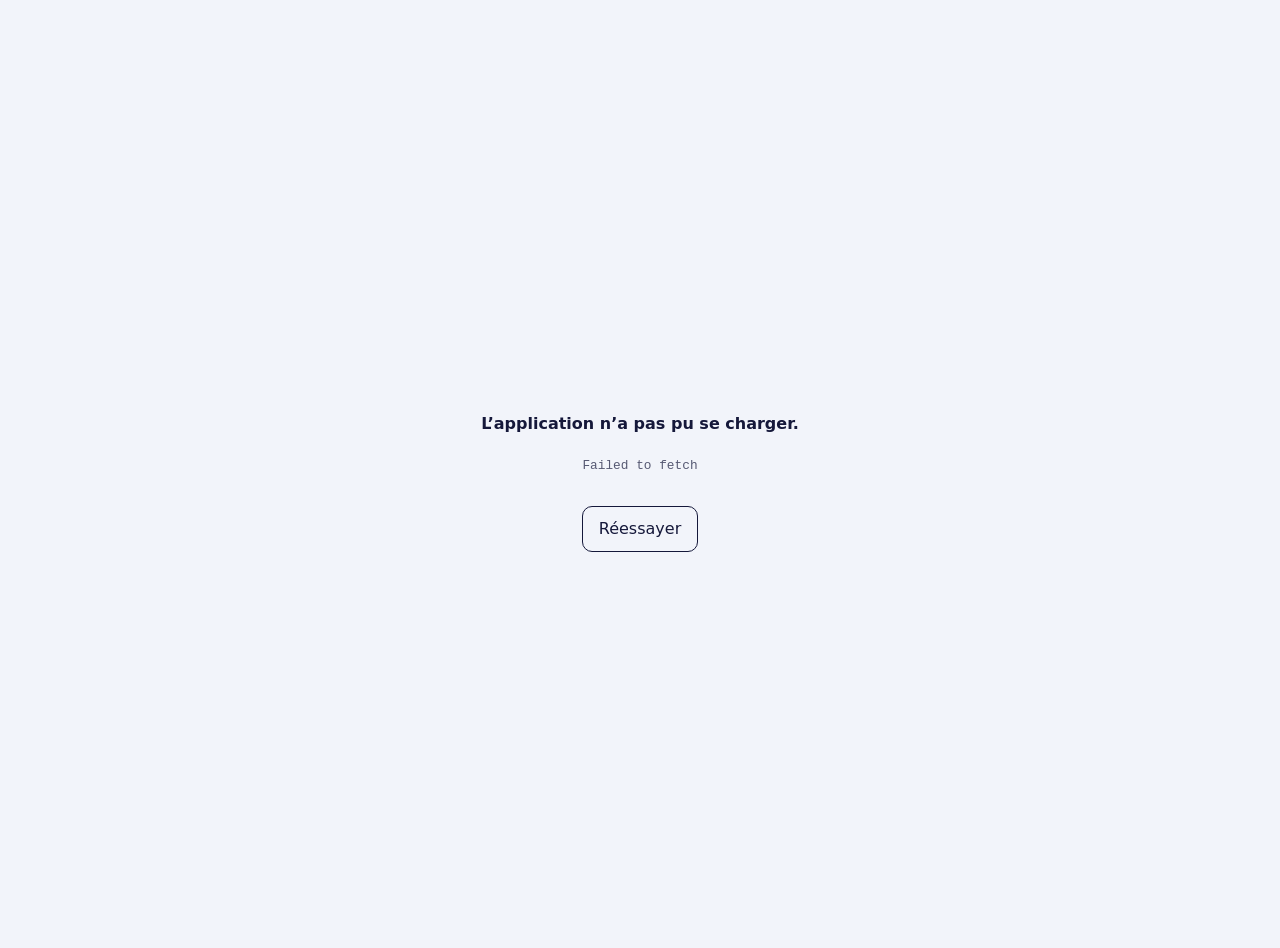
<file: index.html>
<!DOCTYPE html>
<html lang="fr">
<head>
<meta charset="utf-8">
<meta name="viewport" content="width=device-width, initial-scale=1, viewport-fit=cover">
<title>Stats TikTok</title>
<meta name="theme-color" content="#15183A">
<meta name="apple-mobile-web-app-capable" content="yes">
<meta name="apple-mobile-web-app-status-bar-style" content="black-translucent">
<meta name="apple-mobile-web-app-title" content="Stats FAM">
<link rel="manifest" href="manifest.webmanifest">
<link rel="icon" href="icon-192.png">
<link rel="apple-touch-icon" href="apple-touch-icon.png">
<style>
html,body{height:100%}
body{margin:0;background:#F2F4FA;color:#15183A;font:16px/1.5 system-ui,-apple-system,"Segoe UI",sans-serif;display:grid;place-items:center;text-align:center;padding:24px}
@media (prefers-color-scheme:dark){body{background:#0F1128;color:#ECEEFA}}
.sp{width:34px;height:34px;border-radius:50%;border:3px solid rgba(128,128,160,.3);border-top-color:#B9F650;animation:t .8s linear infinite;margin:0 auto 14px}
@keyframes t{to{transform:rotate(360deg)}}
@media (prefers-reduced-motion:reduce){.sp{animation:none}}
button{font:inherit;padding:10px 16px;border-radius:10px;border:1px solid currentColor;background:none;color:inherit;cursor:pointer;margin-top:14px}
code{font-size:.8rem;opacity:.7;word-break:break-all}
</style>
</head>
<body>
<div id="boot"><div class="sp"></div><p>Chargement de l'application…</p></div>
<script>
(function(){
var BASE="https://mtxhuocwxvzntaomgvny.supabase.co";
var KEY="sb_publishable_4sroySYTlDwVI2qhQnUeMw_Bp1j_aKh";

/* Navigation par outil : la fiche d'un compte est decoupee en cinq sections
   au lieu d'un seul long defilement. Injecte ici pour rester maitrisable par git. */
var EXTRA_CSS = [
".secnav{position:sticky;top:calc(env(safe-area-inset-top,0px) + 58px);z-index:4;box-shadow:0 6px 18px rgba(0,0,0,.10)}",
".secnav button{flex:0 0 auto;font-size:.92rem;padding:9px 15px}",
"@media (min-width:980px){.secnav{flex-wrap:wrap;justify-content:center}}",
""].join("\n");

var EXTRA_JS = [
'const SECTIONS=[["resume","Resume"],["conseil","Conseiller"],["plan","Quand publier"],["contenu","Ce qui marche"],["ia","IA et viralite"],["videos","Videos"]];',
'const SECLABEL={resume:"R\\u00e9sum\\u00e9",conseil:"Conseiller",plan:"Quand publier",contenu:"Ce qui marche",ia:"IA et viralit\\u00e9",videos:"Vid\\u00e9os"};',
'let SEC="resume";',
'function sectionOf(el){',
'var t=(el.textContent||"").slice(0,320);',
'if(el.classList.contains("kpis"))return "resume";',
'if(/Sant\\u00e9 du compte/.test(t))return "resume";',
'if(/sur ton t\\u00e9l\\u00e9phone|cran d.accueil/.test(t))return "resume";',
'if(/Ton plan de publication/.test(t))return "plan";',
'if(/Meilleur cr\\u00e9neau|Quand publier/.test(t))return "plan";',
'if(/volution/.test(t))return "plan";',
'if(/Hashtags qui performent/.test(t))return "contenu";',
'if(/Top 5/.test(t))return "contenu";',
'if(el.classList.contains("dims"))return "contenu";',
'if(/Discipline du compte/.test(t))return "ia";',
'if(/Comparaison avec la niche/.test(t))return "ia";',
'if(/Devenir viral/.test(t))return "ia";',
'if(/G\\u00e9n\\u00e9rateur de textes/.test(t))return "ia";',
'if(/Rapport et plan/.test(t))return "ia";',
'if(/Toutes les vid\\u00e9os/.test(t))return "videos";',
'return null;}',
'var ADVMSGS=[];',
'function advEsc(t){return String(t).replace(/&/g,"&amp;").replace(/</g,"&lt;").replace(/>/g,"&gt;")}',
'function advRender(){',
'var log=document.getElementById("advLog");if(!log)return;',
'if(!ADVMSGS.length){log.innerHTML=\'<p class="small muted">Pose ta question. Le conseiller voit les chiffres de ce compte : ses cr\\u00e9neaux, ses dur\\u00e9es, sa port\\u00e9e, ses meilleures et moins bonnes vid\\u00e9os.</p>\';return}',
'log.innerHTML=ADVMSGS.map(function(m){',
'var moi=m.role==="user";',
'return \'<div style="margin:12px 0;\'+(moi?"text-align:right":"")+\'">\'+',
'\'<div style="display:inline-block;max-width:92%;text-align:left;padding:10px 13px;border-radius:14px;\'+',
'(moi?"background:var(--pink);color:#fff":"background:var(--cell)")+\'">\'+',
'(moi?\'<div style="white-space:pre-wrap">\'+advEsc(m.content)+\'</div>\':mdToHtml(m.content))+',
'\'</div></div>\'}).join("");',
'log.scrollTop=log.scrollHeight;}',
'async function advSend(q){',
'var ta=document.getElementById("advInput"),btn=document.getElementById("advSend");',
'q=(q||(ta?ta.value:"")).trim();if(!q)return;',
'if(ta)ta.value="";',
'ADVMSGS.push({role:"user",content:q});advRender();',
'if(btn){btn.disabled=true;btn.textContent="\\u2026"}',
'var log=document.getElementById("advLog");',
'if(log){log.insertAdjacentHTML("beforeend",\'<p class="small muted" id="advWait">Le conseiller r\\u00e9fl\\u00e9chit\\u2026</p>\');log.scrollTop=log.scrollHeight}',
'try{',
'var r=await fetch(API.replace(/\\/api$/,"/chat"),{method:"POST",headers:{"Content-Type":"application/json",Authorization:"Bearer "+(MODE==="me"?getCTok():getTok())},',
'body:JSON.stringify({client_id:CUR.client.id,messages:ADVMSGS})});',
'var d=await r.json().catch(function(){return{}});',
'if(!r.ok)throw new Error(d.error||("Erreur "+r.status));',
'ADVMSGS.push({role:"assistant",content:d.reply});advRender();',
'}catch(e){',
'var w=document.getElementById("advWait");',
'if(w)w.outerHTML=\'<p class="small" style="color:var(--bad)">\'+advEsc(e.message)+\'</p>\';',
'}finally{if(btn){btn.disabled=false;btn.textContent="Envoyer"}}}',
'function buildAdvisor(){',
'var d=document.createElement("div");',
'd.className="panel stack";',
'var sug=["Par quoi je commence cette semaine ?","Mon compte est-il brid\\u00e9 ?","Quel format je dois arr\\u00eater ?","Comment viser la mon\\u00e9tisation ?"];',
'd.innerHTML=\'<div><h2 style="font-size:1.3rem">Conseiller strat\\u00e9gie</h2>\'+',
'\'<p class="small muted" style="margin:.2rem 0 0">Expert r\\u00e9seaux sociaux, algorithmes et statistiques. Il a les chiffres de ce compte sous les yeux.</p></div>\'+',
'\'<div id="advLog" class="report" style="max-height:58vh;overflow-y:auto;padding-right:4px"></div>\'+',
'\'<div class="row">\'+sug.map(function(x){return \'<button class="chip" data-sug="\'+advEsc(x)+\'">\'+x+\'</button>\'}).join("")+\'</div>\'+',
'\'<textarea id="advInput" rows="2" placeholder="Ta question\\u2026" style="border:1px solid var(--line);background:var(--bg);border-radius:10px;padding:9px 10px;width:100%;font:inherit;color:inherit"></textarea>\'+',
'\'<div class="row"><button class="btn primary" id="advSend">Envoyer</button><button class="btn" id="advClear">Effacer</button></div>\';',
'setTimeout(function(){',
'advRender();',
'var b=d.querySelector("#advSend");if(b)b.onclick=function(){advSend()};',
'var c=d.querySelector("#advClear");if(c)c.onclick=function(){ADVMSGS=[];advRender()};',
'd.querySelectorAll("[data-sug]").forEach(function(x){x.onclick=function(){advSend(x.dataset.sug)}});',
'var t=d.querySelector("#advInput");',
'if(t)t.onkeydown=function(e){if(e.key==="Enter"&&(e.metaKey||e.ctrlKey)){e.preventDefault();advSend()}};',
'},0);',
'return d;}',
'function installSections(){',
'var wrap=document.querySelector("#view > .stack")||document.querySelector(".wrap > .stack");',
'if(!wrap)return;',
'var kids=Array.prototype.slice.call(wrap.children);',
'if(kids.length<6)return;',
'if(wrap.querySelector(".secnav"))return;',
'var map=kids.map(function(el,i){return i<3?null:sectionOf(el)});',
'if(map.filter(function(s){return s}).length<3)return;',
'var nav=document.createElement("nav");',
'nav.className="tabs secnav";nav.setAttribute("role","tablist");',
'nav.innerHTML=SECTIONS.map(function(p){return \'<button role="tab" data-sec="\'+p[0]+\'">\'+SECLABEL[p[0]]+\'</button>\'}).join("");',
'var adv=buildAdvisor();wrap.appendChild(adv);kids.push(adv);map.push("conseil");',
'wrap.insertBefore(nav,kids[3]);',
'function apply(){',
'kids.forEach(function(el,i){var s=map[i];if(s)el.style.display=(s===SEC)?"":"none"});',
'nav.querySelectorAll("[data-sec]").forEach(function(b){b.setAttribute("aria-selected",String(b.dataset.sec===SEC))});}',
'nav.querySelectorAll("[data-sec]").forEach(function(b){b.onclick=function(){SEC=b.dataset.sec;apply();window.scrollTo({top:0,behavior:"smooth"})}});',
'apply();}',
''].join("\n");

function patch(html){
  var n=0;
  /* La cle IA accepte desormais Anthropic ou Google Gemini, dont l'offre gratuite suffit. */
  html=html.split("Rapports IA (optionnel)").join("Rapports et textes IA");
  html=html.split("Cr\u00e9e une cl\u00e9 sur").join("Gratuit avec Google Gemini : cr\u00e9e une cl\u00e9 sur <a href=\"https://aistudio.google.com/apikey\" target=\"_blank\" rel=\"noopener\">aistudio.google.com</a> (sans carte bancaire). Sinon, cl\u00e9 payante sur");
  html=html.split("Cl\u00e9 API Anthropic").join("Cl\u00e9 API (Google Gemini ou Anthropic)");
  html=html.split('placeholder="sk-ant-\u2026"').join('placeholder="AIza\u2026 ou sk-ant-\u2026"');
  html=html.split("ajoute une cl\u00e9 API Anthropic dans R\u00e9glages").join("ajoute une cl\u00e9 API gratuite Google Gemini dans R\u00e9glages");
  html=html.split("Ajoute d'abord ta cl\u00e9 API Anthropic").join("Ajoute d'abord une cl\u00e9 API dans R\u00e9glages");
  if(html.indexOf(".notice{border-left")>=0){html=html.replace(".notice{border-left",EXTRA_CSS+".notice{border-left");n++}
  if(html.indexOf('let CUR=null, metric="views";')>=0){html=html.replace('let CUR=null, metric="views";',EXTRA_JS+'let CUR=null, metric="views";');n++}
  if(html.indexOf("bindPage();bindClient();bindInstall();")>=0){
    html=html.split("bindPage();bindClient();bindInstall();").join("bindPage();bindClient();bindInstall();try{installSections()}catch(e){}");n++}
  return n===3?html:html;
}
function fail(m){
  document.getElementById("boot").innerHTML=
   '<p><strong>L’application n’a pas pu se charger.</strong></p><p><code>'+String(m).replace(/</g,"&lt;")+'</code></p>'+
   '<button onclick="location.reload()">Réessayer</button>';
}
fetch(BASE+"/rest/v1/site_public?select=html&id=eq.1",{headers:{apikey:KEY,Authorization:"Bearer "+KEY,Accept:"application/json"}})
.then(function(r){if(!r.ok)throw new Error("HTTP "+r.status);return r.json()})
.then(function(rows){
  var html=rows&&rows[0]&&rows[0].html;
  if(!html)throw new Error("page vide");
  document.open();document.write(patch(html));document.close();
})
.catch(function(e){fail(e.message||e)});
})();
</script>
</body>
</html>
</file>
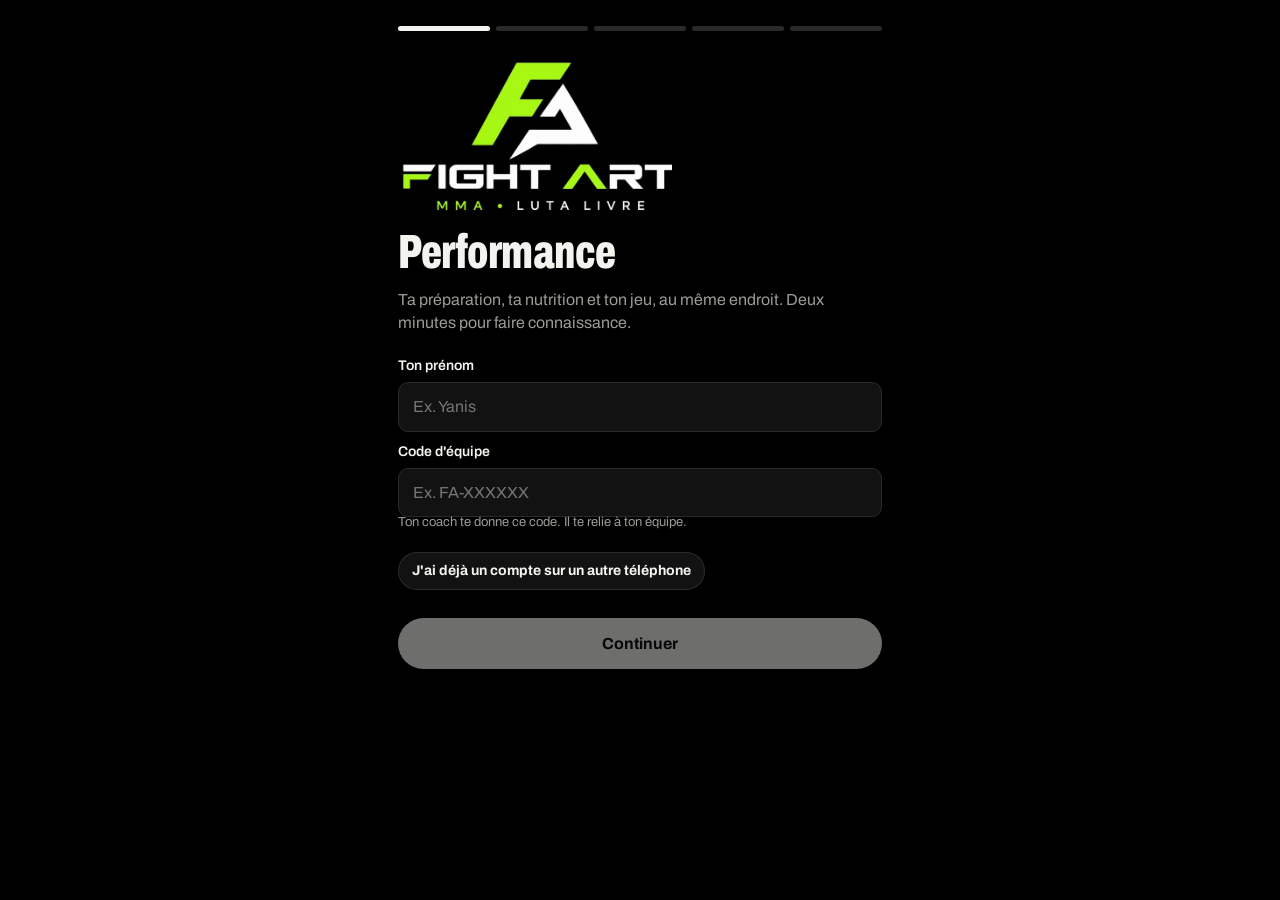
<file: fight-art/index.html>
<!doctype html>
<html lang="fr">
<head>
<meta charset="utf-8">
<meta name="viewport" content="width=device-width,initial-scale=1,viewport-fit=cover">
<title>Fight Art Performance</title>
<meta name="description" content="Préparation, nutrition et Fight IQ des fighters du club FIGHT ART.">
<meta name="theme-color" content="#000000">
<meta name="apple-mobile-web-app-capable" content="yes">
<meta name="mobile-web-app-capable" content="yes">
<meta name="apple-mobile-web-app-status-bar-style" content="black-translucent">
<meta name="apple-mobile-web-app-title" content="Fight Art">
<link rel="manifest" href="manifest.webmanifest">
<link rel="icon" href="icons/icon-192.png">
<link rel="apple-touch-icon" href="icons/apple-touch-icon.png">
<link rel="preload" href="fonts/archivo.ttf" as="font" type="font/ttf" crossorigin>
<link rel="stylesheet" href="css/app.css">
</head>
<body>
<div id="app" aria-live="polite"></div>
<div id="sheet-root"></div>
<div id="toast" role="status"></div>
<script type="module" src="js/app.js"></script>
<script>
  // Filet de sécurité : si l'appli ne démarre pas (mise à jour incomplète), on propose de la recharger proprement.
  setTimeout(function () {
    if (window.FAP_BOOTED) return;
    var app = document.getElementById("app");
    app.innerHTML = '<div style="padding:40px 20px;text-align:center"><p style="font-size:18px;font-weight:700">L\'appli se met à jour</p><p style="color:#9A9C96">Touche le bouton pour terminer la mise à jour. Tes données ne sont pas effacées.</p><button id="fap-fix" style="margin-top:16px;padding:14px 22px;border-radius:999px;border:0;background:#B8F34B;font-weight:700;font-size:16px">Recharger l\'appli</button></div>';
    document.getElementById("fap-fix").onclick = function () {
      var done = function () { location.replace(location.pathname + "?v=" + Date.now()); };
      Promise.all([
        navigator.serviceWorker ? navigator.serviceWorker.getRegistrations().then(function (rs) { return Promise.all(rs.map(function (r) { return r.unregister(); })); }) : null,
        window.caches ? caches.keys().then(function (ks) { return Promise.all(ks.map(function (k) { return caches.delete(k); })); }) : null,
      ]).then(done, done);
    };
  }, 6000);
</script>
</body>
</html>
</file>
<file: fight-art/css/app.css>
@font-face {
  font-family: "Archivo";
  src: url("../fonts/archivo.ttf") format("truetype");
  font-weight: 100 900;
  font-stretch: 62% 125%;
  font-display: swap;
}

:root {
  /* Marque FIGHT ART : noir et vert lime. Un seul thème, assumé. */
  --concrete: #000000;
  --surface: #121212;
  --surface-2: #1D1D1D;
  --ink: #F3F4EF;
  --muted: #9A9C96;
  --line: #2A2B28;
  --tape: #B8F34B;
  --tape-ink: #0A0A0A;
  --mat: #B8F34B;
  --good: #5CCB7E;
  --warn: #F0A23B;
  --bad: #F2604B;
  --shadow-sheet: 0 -12px 40px rgba(0, 0, 0, .7);
  --r-lg: 20px;
  --r-md: 14px;
  --r-sm: 10px;
  --pad: 18px;
  --tabbar: 64px;
  --safe-b: env(safe-area-inset-bottom, 0px);
  --safe-t: env(safe-area-inset-top, 0px);
  color-scheme: dark;
}

* { box-sizing: border-box; }
html { -webkit-text-size-adjust: 100%; }
body {
  margin: 0;
  background: var(--concrete);
  color: var(--ink);
  font-family: "Archivo", system-ui, -apple-system, sans-serif;
  font-size: 16px;
  line-height: 1.45;
  font-variation-settings: "wdth" 100;
  -webkit-font-smoothing: antialiased;
  -webkit-tap-highlight-color: transparent;
  overscroll-behavior-y: none;
}
button, input, select, textarea { font: inherit; color: inherit; }
button { cursor: pointer; }
:focus-visible { outline: 3px solid var(--mat); outline-offset: 2px; border-radius: 6px; }
img { max-width: 100%; display: block; }

/* ---------- type ---------- */
.display {
  font-stretch: 66%;
  font-variation-settings: "wdth" 66;
  font-weight: 820;
  letter-spacing: -0.01em;
  line-height: .95;
}
h1, h2, h3 { margin: 0; }
h1 { font-size: 40px; }
h2 { font-size: 26px; }
h3 { font-size: 18px; font-weight: 650; }
.h-sec {
  font-stretch: 70%;
  font-variation-settings: "wdth" 70;
  font-weight: 780;
  font-size: 22px;
  line-height: 1.05;
  margin: 28px 0 10px;
}
.muted { color: var(--muted); }
.small { font-size: 14px; }
.tiny { font-size: 12.5px; }
.num { font-variant-numeric: tabular-nums; }
p { margin: 0 0 10px; }

/* ---------- shell ---------- */
#app { min-height: 100dvh; }
.screen {
  max-width: 560px;
  margin: 0 auto;
  padding: calc(var(--safe-t) + 14px) var(--pad) calc(var(--tabbar) + var(--safe-b) + 28px);
}
.topbar {
  display: flex;
  align-items: center;
  justify-content: space-between;
  gap: 12px;
  margin-bottom: 14px;
}
.brand {
  display: flex; align-items: center; gap: 10px;
  font-weight: 760; font-stretch: 75%; font-variation-settings: "wdth" 75;
  font-size: 15px;
}
.brand-mark { width: 32px; height: 32px; border-radius: 8px; display: block; box-shadow: inset 0 0 0 1px var(--line); }
.onb-logo { display: block; width: min(280px, 80%); height: auto; margin: 4px 0 14px -6px; }
.avatar {
  width: 38px; height: 38px; border-radius: 50%;
  border: 0; background: var(--surface); color: var(--ink);
  font-weight: 700; display: grid; place-items: center;
  box-shadow: inset 0 0 0 1px var(--line);
}

/* tape: the one memorable element */
.tape {
  --tilt: -1.4deg;
  position: relative;
  display: block;
  background: var(--tape);
  color: var(--tape-ink);
  padding: 16px 20px 18px;
  transform: rotate(var(--tilt));
  margin: 10px -4px 22px;
  clip-path: polygon(0 4%, 2% 0, 5% 5%, 9% 1%, 13% 4%, 18% 0, 24% 3%, 31% 0, 38% 4%, 46% 1%, 53% 4%, 61% 0, 68% 3%, 76% 0, 83% 4%, 89% 1%, 95% 4%, 98% 0, 100% 3%, 100% 96%, 97% 100%, 93% 96%, 88% 100%, 82% 97%, 75% 100%, 68% 96%, 60% 100%, 52% 97%, 44% 100%, 37% 96%, 29% 100%, 22% 97%, 15% 100%, 9% 96%, 4% 100%, 0 97%);
}
.tape .tape-row { display: flex; align-items: flex-end; justify-content: space-between; gap: 12px; }
.tape .tape-date { font-size: 15px; font-weight: 600; }
.tape .tape-title { font-size: 34px; margin-top: 4px; }
.tape .tape-score { text-align: right; }
.tape .tape-score b { display: block; font-size: 56px; line-height: .85; }
.tape .tape-score span { font-size: 13px; font-weight: 600; }
.tape-small {
  --tilt: -1deg;
  display: inline-block;
  padding: 3px 10px 4px;
  background: var(--tape); color: var(--tape-ink);
  font-weight: 700; font-size: 13px;
  transform: rotate(var(--tilt));
  clip-path: polygon(0 8%, 4% 0, 12% 6%, 22% 0, 36% 5%, 52% 0, 66% 6%, 80% 0, 92% 5%, 100% 0, 100% 92%, 94% 100%, 82% 94%, 66% 100%, 50% 95%, 34% 100%, 20% 94%, 8% 100%, 0 94%);
}

/* tab bar */
.tabbar {
  position: fixed; left: 0; right: 0; bottom: 0; z-index: 30;
  height: calc(var(--tabbar) + var(--safe-b));
  padding-bottom: var(--safe-b);
  background: color-mix(in srgb, var(--surface) 92%, transparent);
  backdrop-filter: saturate(1.4) blur(14px);
  -webkit-backdrop-filter: saturate(1.4) blur(14px);
  border-top: 1px solid var(--line);
  display: flex; justify-content: center;
}
.tabbar-inner { display: grid; grid-template-columns: repeat(var(--tabs, 4), 1fr); width: 100%; max-width: 560px; }
.tab {
  border: 0; background: none; color: var(--muted);
  display: flex; flex-direction: column; align-items: center; justify-content: center; gap: 3px;
  font-size: 11.5px; font-weight: 600; position: relative;
}
.tab svg { width: 24px; height: 24px; }
.tab[aria-current="page"] { color: var(--ink); }
.tab[aria-current="page"]::before {
  content: ""; position: absolute; top: 6px; width: 34px; height: 30px; z-index: -1;
  background: var(--tape); transform: rotate(-3deg);
  clip-path: polygon(0 10%, 20% 0, 45% 8%, 70% 0, 100% 6%, 100% 92%, 75% 100%, 50% 93%, 25% 100%, 0 92%);
}

/* ---------- blocks ---------- */
.panel {
  background: var(--surface);
  border-radius: var(--r-lg);
  padding: 16px;
  border: 1px solid var(--line);
}
.panel + .panel { margin-top: 12px; }
.row { display: flex; align-items: center; gap: 12px; }
.row.between { justify-content: space-between; }
.stack > * + * { margin-top: 10px; }
.grid2 { display: grid; grid-template-columns: 1fr 1fr; gap: 10px; }
.grid3 { display: grid; grid-template-columns: repeat(3, 1fr); gap: 10px; }

/* program list: a sequence, so it's numbered */
.plan { list-style: none; margin: 0; padding: 0; counter-reset: step; }
.plan-item {
  counter-increment: step;
  display: grid; grid-template-columns: 34px 1fr auto; gap: 12px; align-items: center;
  padding: 14px 0; border-top: 1px solid var(--line);
}
.plan-item:first-child { border-top: 0; padding-top: 4px; }
.plan-item::before {
  content: counter(step);
  width: 34px; height: 34px; border-radius: 50%;
  display: grid; place-items: center;
  font-weight: 800; font-size: 15px;
  background: var(--surface-2); color: var(--ink);
}
.plan-item.done::before { content: "✓"; background: var(--good); color: #fff; }
.plan-item .t { font-weight: 650; }
.plan-item .d { font-size: 14px; color: var(--muted); }
.plan-item .go {
  border: 0; background: var(--ink); color: var(--surface);
  border-radius: 999px; padding: 8px 14px; font-weight: 650; font-size: 14px;
}

.badge {
  display: inline-flex; align-items: center; gap: 6px;
  font-size: 13px; font-weight: 650; padding: 4px 10px; border-radius: 999px;
  background: var(--surface-2);
}
.dot { width: 9px; height: 9px; border-radius: 50%; display: inline-block; }
.good { color: var(--good); } .warn { color: var(--warn); } .bad { color: var(--bad); }
.bg-good { background: var(--good); } .bg-warn { background: var(--warn); } .bg-bad { background: var(--bad); }

.notice {
  border-left: 4px solid var(--mat);
  background: var(--surface);
  padding: 12px 14px; border-radius: 0 var(--r-md) var(--r-md) 0;
  font-size: 15px;
}
.notice.is-alert { border-left-color: var(--bad); }
.notice.is-warn { border-left-color: var(--warn); }

/* meters */
.meter { margin-top: 12px; }
.meter-top { display: flex; justify-content: space-between; font-size: 14px; margin-bottom: 6px; }
.meter-top b { font-weight: 700; }
.bar { height: 10px; border-radius: 999px; background: var(--surface-2); overflow: hidden; }
.bar > i { display: block; height: 100%; border-radius: 999px; background: var(--ink); }
.bar.over > i { background: var(--warn); }

/* buttons & inputs */
.btn {
  display: inline-flex; align-items: center; justify-content: center; gap: 8px;
  border: 0; border-radius: 999px; padding: 14px 20px; min-height: 50px;
  background: var(--ink); color: var(--surface); font-weight: 700; font-size: 16px;
  text-decoration: none;
  white-space: nowrap;
}
.btn.block { width: 100%; }
.btn.tape-btn { background: var(--tape); color: var(--tape-ink); }
.btn.ghost { background: var(--surface); color: var(--ink); box-shadow: inset 0 0 0 1px var(--line); }
.btn.small { min-height: 38px; padding: 8px 14px; font-size: 14px; }
.btn:disabled { opacity: .45; }
.btn svg { width: 20px; height: 20px; }
.icon-btn {
  width: 42px; height: 42px; border-radius: 50%; border: 0;
  background: var(--surface-2); display: grid; place-items: center;
}
.icon-btn svg { width: 20px; height: 20px; }

label.field { display: block; }
label.field > span { display: block; font-size: 14px; font-weight: 600; margin-bottom: 6px; }
.input, select.input, textarea.input {
  width: 100%; min-height: 48px; padding: 12px 14px;
  border-radius: var(--r-sm); border: 1px solid var(--line);
  background: var(--surface); font-size: 16px;
}
.input:focus { outline: 2px solid var(--mat); outline-offset: 0; border-color: transparent; }
.hint { font-size: 13px; color: var(--muted); margin-top: 5px; }

/* segmented scale (1-5) */
.scale { display: grid; grid-template-columns: repeat(5, 1fr); gap: 6px; }
.scale button {
  min-height: 46px; border-radius: var(--r-sm); border: 1px solid var(--line);
  background: var(--surface); font-weight: 700; font-size: 17px;
}
.scale button[aria-pressed="true"] { background: var(--ink); color: var(--surface); border-color: var(--ink); }
.scale-legend { display: flex; justify-content: space-between; font-size: 12.5px; color: var(--muted); margin-top: 4px; }

.chips { display: flex; flex-wrap: wrap; gap: 8px; }
.chip {
  border: 1px solid var(--line); background: var(--surface);
  border-radius: 999px; padding: 9px 14px; font-weight: 600; font-size: 15px;
}
.chip[aria-pressed="true"] { background: var(--ink); color: var(--surface); border-color: var(--ink); }

/* lists */
.list { list-style: none; margin: 0; padding: 0; }
.list li { display: flex; align-items: center; justify-content: space-between; gap: 12px; padding: 12px 0; border-top: 1px solid var(--line); }
.list li:first-child { border-top: 0; }
.list .meta { font-size: 13.5px; color: var(--muted); }
.list .right { text-align: right; font-variant-numeric: tabular-nums; }
.food-thumb { width: 42px; height: 42px; border-radius: 10px; object-fit: cover; background: var(--surface-2); flex: none; }

/* sheet */
.sheet-backdrop {
  position: fixed; inset: 0; z-index: 50; background: rgba(10, 11, 12, .45);
  display: flex; align-items: flex-end; justify-content: center;
  animation: fade .18s ease-out;
}
.sheet {
  width: 100%; max-width: 560px; max-height: 92dvh; overflow: auto;
  background: var(--concrete); border-radius: 24px 24px 0 0;
  padding: 10px var(--pad) calc(var(--safe-b) + 22px);
  box-shadow: var(--shadow-sheet);
  animation: rise .26s cubic-bezier(.2, .8, .2, 1);
}
.sheet-grip { width: 42px; height: 5px; border-radius: 9px; background: var(--line); margin: 4px auto 12px; }
.sheet-head { display: flex; align-items: center; justify-content: space-between; margin-bottom: 14px; gap: 10px; }
@keyframes rise { from { transform: translateY(40px); opacity: .4; } to { transform: none; opacity: 1; } }
@keyframes fade { from { opacity: 0; } to { opacity: 1; } }

#toast {
  position: fixed; left: 50%; bottom: calc(var(--tabbar) + var(--safe-b) + 14px); z-index: 60;
  transform: translate(-50%, 20px); opacity: 0; pointer-events: none;
  background: var(--ink); color: var(--surface); padding: 11px 18px; border-radius: 999px;
  font-weight: 650; font-size: 15px; transition: .22s ease;
  max-width: calc(100% - 32px);
}
#toast.show { opacity: 1; transform: translate(-50%, 0); }

/* scanner */
.scanner { position: relative; border-radius: var(--r-lg); overflow: hidden; background: #000; aspect-ratio: 3 / 4; }
.scanner video { width: 100%; height: 100%; object-fit: cover; }
.scanner .frame {
  position: absolute; left: 12%; right: 12%; top: 38%; height: 22%;
  border: 3px solid var(--tape); border-radius: 12px;
  box-shadow: 0 0 0 999px rgba(0, 0, 0, .35);
}

/* timer */
.timer-face { text-align: center; padding: 18px 0 8px; }
.timer-phase { font-weight: 700; font-size: 18px; }
.timer-clock { font-size: 96px; line-height: 1; font-variant-numeric: tabular-nums; }
.timer-round { color: var(--muted); font-weight: 600; }
.timer-full { min-height: 100dvh; display: flex; flex-direction: column; justify-content: center; transition: background .3s; }
.timer-full.work { background: var(--tape); color: var(--tape-ink); }
.timer-full.rest { background: var(--concrete); }

/* chart */
.spark { width: 100%; height: 120px; display: block; }
.spark .ln { fill: none; stroke: var(--ink); stroke-width: 2.5; }
.spark .pt { fill: var(--ink); }
.spark .gd { stroke: var(--line); stroke-width: 1; }
.spark text { fill: var(--muted); font-size: 11px; }

.week { display: grid; grid-template-columns: repeat(7, 1fr); gap: 6px; }
.day {
  border: 1px solid var(--line); background: var(--surface); border-radius: var(--r-md);
  padding: 8px 4px; text-align: center; min-height: 82px;
  display: flex; flex-direction: column; align-items: center; gap: 4px;
}
.day b { font-size: 13px; }
.day .k { font-size: 11px; color: var(--muted); line-height: 1.2; }
.day.today { background: var(--ink); color: var(--surface); border-color: var(--ink); }
.day.today .k { color: color-mix(in srgb, var(--surface) 75%, transparent); }

.ex { padding: 14px 0; border-top: 1px solid var(--line); }
.ex:first-child { border-top: 0; }
.ex-head { display: flex; justify-content: space-between; gap: 10px; align-items: baseline; }
.ex-name { font-weight: 700; }
.ex-presc { font-variant-numeric: tabular-nums; color: var(--muted); font-size: 14px; }
.sets { display: flex; gap: 6px; flex-wrap: wrap; margin-top: 8px; }
.set {
  min-width: 52px; min-height: 40px; border-radius: 10px; border: 1px solid var(--line);
  background: var(--surface); font-weight: 700; font-size: 14px; padding: 0 8px;
}
.set[aria-pressed="true"] { background: var(--good); color: #fff; border-color: var(--good); }

.onb { max-width: 520px; margin: 0 auto; padding: calc(var(--safe-t) + 26px) var(--pad) 40px; }
.steps-dots { display: flex; gap: 6px; margin-bottom: 22px; }
.steps-dots i { height: 5px; flex: 1; border-radius: 9px; background: var(--line); }
.steps-dots i.on { background: var(--ink); }

.fighter-row { display: grid; grid-template-columns: 42px 1fr auto; gap: 12px; align-items: center; padding: 12px 0; border-top: 1px solid var(--line); }
.fighter-row:first-child { border-top: 0; }
.fighter-row .avatar { width: 42px; height: 42px; }
.empty { text-align: center; padding: 26px 10px; color: var(--muted); }
.empty .btn { margin-top: 12px; }

@media (prefers-reduced-motion: reduce) {
  *, *::before, *::after { animation: none !important; transition: none !important; }
  .tape, .tape-small { transform: none; }
}
@media (min-width: 700px) {
  h1 { font-size: 48px; }
}

.grid2 > .panel, .grid3 > .panel { margin-top: 0; }

/* Academy */
.seq { display: inline-flex; flex-wrap: wrap; gap: 4px; margin-top: 6px; }
.mv { display: inline-block; padding: 3px 9px; border-radius: 8px; background: var(--surface-2); border: 1px solid var(--line); font-weight: 700; font-size: 13px; font-variant-numeric: tabular-nums; }
.bul { margin: 4px 0 0; padding-left: 18px; font-size: 14px; }
.bul li { margin: 2px 0; }
@media (max-width: 420px) { .zone-grid { grid-template-columns: 1fr; } }
.timer-full.work { background: var(--tape); color: var(--tape-ink); }
.tab[aria-current="page"] svg { color: var(--tape-ink); }
.tab span { white-space: nowrap; }

.answer { border-left: 4px solid var(--tape); background: var(--surface-2); border-radius: 0 var(--r-md) var(--r-md) 0; padding: 12px 14px; font-size: 15px; }
.answer p { margin: 0 0 8px; } .answer p:last-child { margin: 0; }
.assist-cta { cursor: pointer; color: inherit; font: inherit; }

/* systèmes */
.sys-h { margin: 18px 0 8px; font-size: 15px; font-weight: 700; color: var(--muted); }
.risk { border: 1px solid var(--line); border-left: 4px solid var(--bad); border-radius: 0 var(--r-md) var(--r-md) 0; padding: 10px 12px; margin-top: 8px; background: var(--surface); }
.open-chip { border-color: var(--tape); }
.risk-chip { border-color: var(--bad); }
.link { background: none; border: 0; padding: 0; color: var(--tape); font-weight: 700; text-decoration: underline; text-underline-offset: 3px; }
.tree { position: relative; padding-left: 4px; }
.tree .node { border-radius: 12px; padding: 9px 12px; font-size: 14px; border: 1px solid var(--line); background: var(--surface-2); }
.tree .node.root { background: var(--tape); color: var(--tape-ink); border-color: var(--tape); }
.tree .branch { position: relative; margin: 10px 0 0 18px; padding-left: 14px; border-left: 2px solid var(--line); display: grid; gap: 6px; }
.tree .branch::before { content: ""; position: absolute; left: -2px; top: -10px; height: 10px; border-left: 2px solid var(--line); }
.tree .node.them { border-color: var(--bad); }
.tree .node.me { border-color: var(--tape); }
.sys-card { border: 1px solid var(--line); border-radius: var(--r-md); padding: 10px 12px; background: var(--surface-2); }
.sys-card summary { cursor: pointer; list-style: none; }
.sys-card summary::-webkit-details-marker { display: none; }
.sys-card[open] summary { margin-bottom: 10px; }
input[type="checkbox"], input[type="range"] { accent-color: var(--tape); }

a.icon-btn { color: var(--ink); text-decoration: none; }

.disc-grid { gap: 8px; }
.disc-grid .btn { padding-left: 8px; padding-right: 8px; }
.steps-mini { margin: 0; padding-left: 20px; display: grid; gap: 4px; }
.badge.lvl-adv { background: color-mix(in srgb, var(--bad) 22%, transparent); color: var(--ink); }

.choice { display: grid; gap: 4px; width: 100%; text-align: left; margin-top: 10px; padding: 14px 16px; border-radius: var(--r-md); border: 1px solid var(--line); background: var(--surface-2); color: var(--ink); font: inherit; font-size: 14px; cursor: pointer; }
.choice b { font-size: 18px; }
.choice:active, .choice:hover { border-color: var(--tape); }
.scen .field { margin-top: 8px; }

.avatar-btn { border: 0; padding: 0; background: none; border-radius: 50%; cursor: pointer; }
.avatar.has-photo { overflow: hidden; padding: 0; background: var(--surface-2); }
.avatar.has-photo img { width: 100%; height: 100%; object-fit: cover; display: block; }
.avatar-xl { width: 88px !important; height: 88px !important; font-size: 30px; }
.photo-edit { display: flex; align-items: center; gap: 16px; margin-bottom: 16px; }
.photo-edit label.btn { cursor: pointer; }

/* carte de profil */
.pcard { border-radius: var(--r-md); overflow: hidden; background: var(--surface); border: 1px solid var(--line); }
.pcard-banner { height: 112px; background: var(--surface-2); }
.pcard-banner img { width: 100%; height: 100%; object-fit: cover; display: block; }
.pcard-banner.is-default { background: repeating-linear-gradient(-28deg, #000 0 18px, #0d0d0d 18px 36px), #000; position: relative; }
.pcard-banner.is-default::after { content: ""; position: absolute; left: -10%; right: -10%; top: 44px; height: 26px; background: var(--tape); transform: rotate(-4deg); clip-path: polygon(0 12%, 4% 0, 100% 6%, 97% 100%, 2% 90%); }
.pcard-body { padding: 0 16px 16px; }
.pcard-avatar { margin-top: -44px; border: 3px solid var(--surface); position: relative; }
.pcard-name { font-weight: 800; font-size: 22px; margin-top: 6px; }
.pcard-badges { display: flex; flex-wrap: wrap; gap: 6px; margin-top: 8px; }
.insigne { display: inline-block; padding: 4px 10px; border-radius: 999px; font-size: 12px; font-weight: 700; color: var(--tape); border: 1.5px solid var(--tape); background: color-mix(in srgb, var(--tape) 10%, transparent); }
/* modèles UFC */
.winbar { display: flex; height: 12px; border-radius: 6px; overflow: hidden; background: var(--surface-2); }
.winbar i, .dot.ko, .dot.sub, .dot.dec { display: inline-block; }
.winbar .ko, .dot.ko { background: var(--bad); }
.winbar .sub, .dot.sub { background: var(--tape); }
.winbar .dec, .dot.dec { background: var(--muted); }
.dot.ko, .dot.sub, .dot.dec { width: 9px; height: 9px; border-radius: 50%; }
.mbar { display: grid; grid-template-columns: 70px 1fr 48px; align-items: center; gap: 10px; margin: 6px 0; }
.mbar-track { position: relative; height: 10px; border-radius: 5px; background: var(--surface-2); }
.mbar-track i { position: absolute; left: 0; top: 0; bottom: 0; border-radius: 5px; background: var(--tape); }
.mbar-track b { position: absolute; top: -3px; bottom: -3px; width: 2px; background: var(--ink); }
table.stats { width: 100%; border-collapse: collapse; font-size: 14px; }
table.stats th { text-align: left; font-size: 12px; color: var(--muted); font-weight: 600; padding: 4px 0; }
table.stats td { padding: 8px 4px 8px 0; border-top: 1px solid var(--line); vertical-align: top; }
table.stats td.num { white-space: nowrap; }

.guide { margin-top: 6px; }
.guide summary { cursor: pointer; font-size: 13px; font-weight: 700; color: var(--tape); list-style: none; }
.guide summary::-webkit-details-marker { display: none; }
.guide summary::before { content: "＋ "; }
.guide[open] summary::before { content: "－ "; }
.plan-steps { margin: 8px 0 0; padding-left: 20px; display: grid; gap: 4px; }
.list .plan-steps li, .plan-steps li { display: list-item; border: 0; padding: 0; min-height: 0; list-style: decimal; }

/* navigation dans la semaine */
.daynav { display: flex; align-items: center; gap: 6px; margin: 12px 0 14px; }
.daynav .icon-btn { flex: none; width: 34px; height: 34px; }
.daynav-days { flex: 1; display: grid; grid-template-columns: repeat(7, 1fr); gap: 4px; }
.dn-day { border: 1px solid var(--line); background: var(--surface); color: var(--ink); border-radius: 12px; padding: 6px 0 5px; display: grid; justify-items: center; gap: 2px; font: inherit; cursor: pointer; }
.dn-day span { font-size: 11px; color: var(--muted); }
.dn-day b { font-size: 16px; }
.dn-day i { width: 6px; height: 6px; border-radius: 50%; background: transparent; }
.dn-day i.club { background: var(--tape); }
.dn-day i.sc { background: var(--muted); }
.dn-day.today { border-color: var(--muted); }
.dn-day.on { background: var(--tape); color: var(--tape-ink); border-color: var(--tape); }
.dn-day.on span { color: var(--tape-ink); }
.dn-day.on i.club { background: var(--tape-ink); }

.cls.mine { border-color: var(--tape); }
.theme-line { margin-top: 10px; padding-top: 8px; border-top: 1px dashed var(--line); }

.crop-frame { position: relative; width: 100%; overflow: hidden; border-radius: var(--r-md); background: #000; touch-action: none; cursor: grab; border: 1px solid var(--line); }
.crop-frame img { position: absolute; left: 0; top: 0; max-width: none; user-select: none; -webkit-user-select: none; pointer-events: none; }
.crop-frame.is-round { width: 80%; margin: 0 auto; border-radius: 50%; }
.field input[type=range][data-zoom] { width: 100%; accent-color: var(--tape); }

.status { display: inline-block; font-size: 11px; font-weight: 700; padding: 2px 8px; border-radius: 999px; border: 1px solid; }
.status.st-todo { color: var(--warn); border-color: var(--warn); }
.status.st-wip { color: var(--ink); border-color: var(--muted); }
.status.st-ok { color: var(--tape); border-color: var(--tape); }

.face { width: 42px; height: 42px; border-radius: 50%; flex: none; overflow: hidden; background: var(--surface-2); border: 1px solid var(--line); display: grid; place-items: center; }
.face img { width: 100%; height: 100%; object-fit: cover; object-position: center 20%; display: block; }
.face b { font-size: 13px; color: var(--muted); }
.face-xl { width: 96px; height: 96px; }
.face-xl b { font-size: 28px; }
.face-sm { width: 30px; height: 30px; }
.face-sm b { font-size: 10px; }
.model-head { display: flex; justify-content: center; margin-bottom: 10px; }
.faces-row { display: flex; }
.faces-row .face { margin-left: -8px; border: 2px solid var(--surface); }
.faces-row .face:first-child { margin-left: 0; }
.chip:has(.face) { display: inline-flex; align-items: center; gap: 6px; padding-left: 4px; }
.chip .face-sm { margin: 0; }
.ex-presc { white-space: nowrap; }

.frames { display: grid; grid-template-columns: repeat(4, 1fr); gap: 6px; margin-top: 10px; }
.frame { position: relative; border-radius: 10px; overflow: hidden; background: #000; aspect-ratio: 9/16; }
.frame img { width: 100%; height: 100%; object-fit: cover; display: block; }
.frame .icon-btn { position: absolute; top: 4px; right: 4px; width: 26px; height: 26px; }
.vc-item { padding: 10px 12px; border-radius: 12px; margin-top: 8px; border: 1px solid var(--line); font-size: 14px; }
.vc-item.ok { border-color: var(--tape); }
.vc-item.bad { border-color: var(--warn); }

.season-card { border-radius: var(--r-md); padding: 12px 14px; background: color-mix(in srgb, var(--tape) 9%, var(--surface)); border: 1px solid color-mix(in srgb, var(--tape) 45%, transparent); }
.season-card .tiny { color: var(--tape); font-weight: 700; }
.season-title { display: block; font-size: 18px; margin-top: 2px; }
.lvl { display: inline-block; width: 9px; height: 9px; border-radius: 50%; vertical-align: 1px; }
.lvl-fond { background: #4CC36B; } .lvl-dev { background: #F0962E; } .lvl-comp { background: #E5484D; }
.cal-row { display: flex; justify-content: space-between; gap: 10px; text-align: left; width: 100%; padding: 8px 12px; border-radius: 10px; border: 1px solid var(--line); background: var(--surface); color: var(--ink); font: inherit; font-size: 13px; cursor: pointer; }
.cal-row b { font-weight: 600; text-align: right; }
.cal-row.off { opacity: .6; border-style: dashed; }

/* sous-onglets */
.segbar { display: flex; gap: 6px; overflow-x: auto; padding: 4px; margin: 0 -2px 4px; background: var(--surface); border: 1px solid var(--line); border-radius: 999px; scrollbar-width: none; position: sticky; top: 0; z-index: 5; }
.segbar::-webkit-scrollbar { display: none; }
.segbar button { flex: 1 0 auto; border: 0; background: none; color: var(--muted); font: inherit; font-weight: 700; font-size: 13px; padding: 9px 10px; border-radius: 999px; cursor: pointer; white-space: nowrap; }
.segbar button[aria-selected="true"] { background: var(--tape); color: var(--tape-ink); }
[data-seg][hidden] { display: none !important; }

.tips { margin-top: 12px; border-left: 4px solid var(--tape); }
.tips.is-warn { border-left-color: var(--warn); }
.tips.is-bad { border-left-color: var(--bad); }
.tips h3 { font-size: 15px; }
.move-opt { margin-top: 8px; border-top: 1px dashed var(--line); padding-top: 6px; }
.move-opt summary { cursor: pointer; list-style: none; }
.move-opt summary::-webkit-details-marker { display: none; }
.move-opt summary::before { content: "＋ "; color: var(--tape); font-weight: 800; }
.move-opt[open] summary::before { content: "－ "; }

.mynote { margin-top: 10px; }
.mynote summary { cursor: pointer; list-style: none; color: var(--tape); font-weight: 700; }
.mynote summary::-webkit-details-marker { display: none; }
.mynote summary::before { content: "✎ "; }
.mynote textarea { margin-top: 6px; }

.health-alert { border-color: var(--bad); }
.vid-row { display: flex; flex-wrap: wrap; gap: 6px; margin: 8px 0 4px; }
.vid-row .btn.small { padding: 6px 12px; font-size: 13px; min-height: 32px; }
.vid-row .btn.small svg { width: 14px; height: 14px; }
.refvid { display: grid; grid-template-columns: 120px 1fr; gap: 10px; align-items: start; padding: 10px 0; border-top: 1px solid var(--line); }
.refvid-thumb { position: relative; width: 120px; aspect-ratio: 16/9; border: 0; padding: 0; border-radius: 8px; overflow: hidden; background: #000; color: #fff; }
.refvid-thumb img { width: 100%; height: 100%; object-fit: cover; display: block; }
.refvid-thumb svg { position: absolute; inset: 50% auto auto 50%; transform: translate(-50%, -50%); width: 28px; height: 28px; filter: drop-shadow(0 1px 3px #000); }
.refvid-pts { grid-column: 1 / -1; margin: 0; }
.refvid-frame { grid-column: 1 / -1; position: relative; padding-top: 56.25%; border-radius: 10px; overflow: hidden; background: #000; }
.refvid-frame iframe { position: absolute; inset: 0; width: 100%; height: 100%; border: 0; }
.refvid.playing { grid-template-columns: 1fr; }
.role-pill { display: inline-block; font-size: 11px; font-weight: 700; padding: 1px 7px; border-radius: 999px; margin-right: 4px; border: 1px solid var(--line); }
.role-pill.r-off { color: var(--tape); border-color: color-mix(in srgb, var(--tape) 50%, transparent); }
.role-pill.r-def { color: #6FB7FF; border-color: #6FB7FF66; }
.ref-tag { display: block; font-size: 10px; text-transform: uppercase; letter-spacing: .04em; opacity: .7; }
.ref-link { all: unset; cursor: pointer; text-decoration: underline; text-decoration-color: var(--tape); text-underline-offset: 3px; }
.ref-link .ref-tag { text-decoration: none; }
.jeu-method { border-left: 4px solid var(--tape); }
</file>
